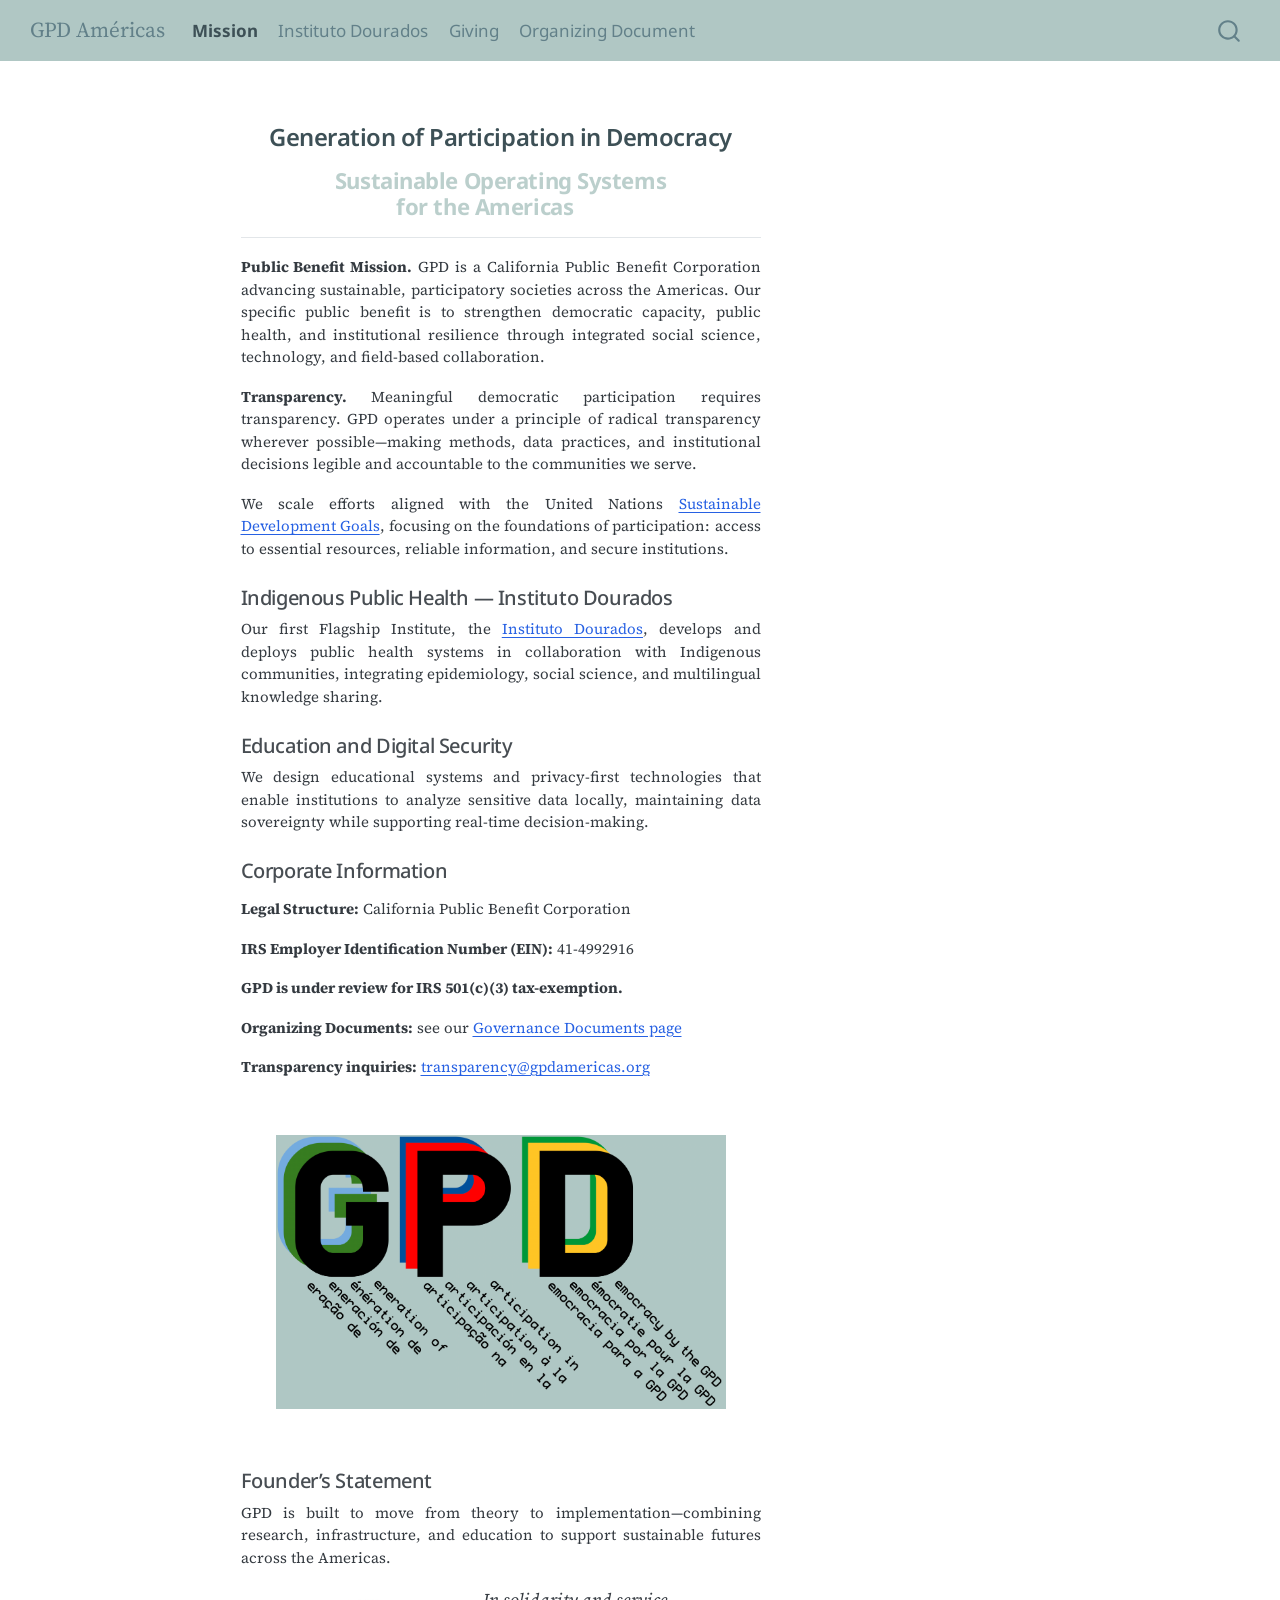
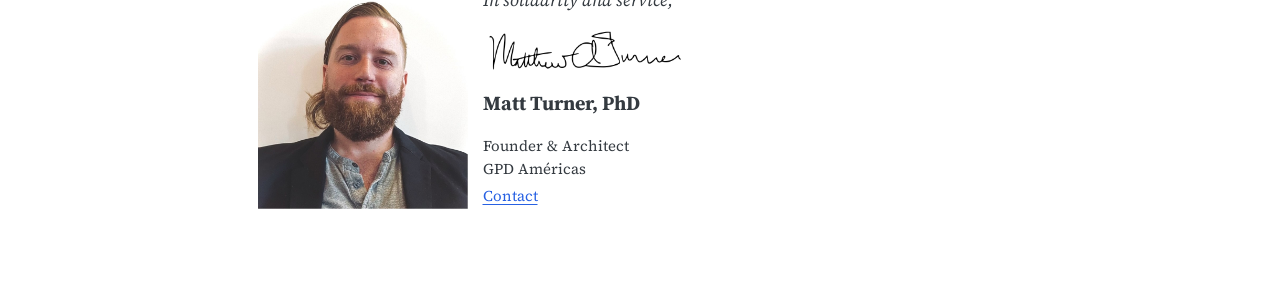
<file: index.html>
<!DOCTYPE html>
<html xmlns="http://www.w3.org/1999/xhtml" lang="en" xml:lang="en"><head>

<meta charset="utf-8">
<meta name="generator" content="quarto-99.9.9">

<meta name="viewport" content="width=device-width, initial-scale=1.0, user-scalable=yes">


<title>GPD Américas</title>
<style>
/* Default styles provided by pandoc.
** See https://pandoc.org/MANUAL.html#variables-for-html for config info.
*/
code{white-space: pre-wrap;}
span.smallcaps{font-variant: small-caps;}
div.columns{display: flex; gap: min(4vw, 1.5em);}
div.column{flex: auto; overflow-x: auto;}
div.hanging-indent{margin-left: 1.5em; text-indent: -1.5em;}
ul.task-list{list-style: none;}
ul.task-list li input[type="checkbox"] {
  width: 0.8em;
  margin: 0 0.8em 0.2em -1em; /* quarto-specific, see https://github.com/quarto-dev/quarto-cli/issues/4556 */ 
  vertical-align: middle;
}
</style>


<script src="site_libs/quarto-nav/quarto-nav.js"></script>
<script src="site_libs/quarto-nav/headroom.min.js"></script>
<script src="site_libs/clipboard/clipboard.min.js"></script>
<script src="site_libs/quarto-search/autocomplete.umd.js"></script>
<script src="site_libs/quarto-search/fuse.min.js"></script>
<script src="site_libs/quarto-search/quarto-search.js"></script>
<meta name="quarto:offset" content="./">
<link href="./favicon.png" rel="icon" type="image/png">
<script src="site_libs/quarto-html/quarto.js" type="module"></script>
<script src="site_libs/quarto-html/tabsets/tabsets.js" type="module"></script>
<script src="site_libs/quarto-html/popper.min.js"></script>
<script src="site_libs/quarto-html/tippy.umd.min.js"></script>
<script src="site_libs/quarto-html/anchor.min.js"></script>
<link href="site_libs/quarto-html/tippy.css" rel="stylesheet">
<link href="site_libs/quarto-html/quarto-syntax-highlighting-3aa970819e70fbc78806154e5a1fcd28.css" rel="stylesheet" id="quarto-text-highlighting-styles">
<script src="site_libs/bootstrap/bootstrap.min.js"></script>
<link href="site_libs/bootstrap/bootstrap-icons.css" rel="stylesheet">
<link href="site_libs/bootstrap/bootstrap-47810c154300ff919bfcc5fb5553b539.min.css" rel="stylesheet" append-hash="true" id="quarto-bootstrap" data-mode="light">
<script id="quarto-search-options" type="application/json">{
  "location": "navbar",
  "copy-button": false,
  "collapse-after": 3,
  "panel-placement": "end",
  "type": "overlay",
  "limit": 50,
  "keyboard-shortcut": [
    "f",
    "/",
    "s"
  ],
  "show-item-context": false,
  "language": {
    "search-no-results-text": "No results",
    "search-matching-documents-text": "matching documents",
    "search-copy-link-title": "Copy link to search",
    "search-hide-matches-text": "Hide additional matches",
    "search-more-match-text": "more match in this document",
    "search-more-matches-text": "more matches in this document",
    "search-clear-button-title": "Clear",
    "search-text-placeholder": "",
    "search-detached-cancel-button-title": "Cancel",
    "search-submit-button-title": "Submit",
    "search-label": "Search"
  }
}</script>
<link rel="preconnect" href="https://fonts.googleapis.com">
<link rel="preconnect" href="https://fonts.gstatic.com" crossorigin="">


<link rel="stylesheet" href="styles.css">
<meta property="og:title" content="GPD Américas">
<meta property="og:description" content="">
<meta property="og:image" content="https://gpdamericas.org/GPD-Anchor-Logo.png">
<meta property="og:site_name" content="GPD Américas">
<meta property="og:image:height" content="1622">
<meta property="og:image:width" content="2668">
</head>

<body class="nav-fixed fullcontent quarto-light">

<div id="quarto-search-results"></div>
  <header id="quarto-header" class="headroom fixed-top">
    <nav class="navbar navbar-expand-lg " data-bs-theme="dark">
      <div class="navbar-container container-fluid">
      <div class="navbar-brand-container mx-auto">
    <a class="navbar-brand" href="./index.html">
    <span class="navbar-title">GPD Américas</span>
    </a>
  </div>
            <div id="quarto-search" class="" title="Search"></div>
          <button class="navbar-toggler" type="button" data-bs-toggle="collapse" data-bs-target="#navbarCollapse" aria-controls="navbarCollapse" role="menu" aria-expanded="false" aria-label="Toggle navigation" onclick="if (window.quartoToggleHeadroom) { window.quartoToggleHeadroom(); }">
  <span class="navbar-toggler-icon"></span>
</button>
          <div class="collapse navbar-collapse" id="navbarCollapse">
            <ul class="navbar-nav navbar-nav-scroll me-auto">
  <li class="nav-item">
    <a class="nav-link active" href="./index.html" aria-current="page"> 
<span class="menu-text">Mission</span></a>
  </li>  
  <li class="nav-item">
    <a class="nav-link" href="./institutodourados.html"> 
<span class="menu-text">Instituto Dourados</span></a>
  </li>  
  <li class="nav-item">
    <a class="nav-link" href="./giving.html"> 
<span class="menu-text">Giving</span></a>
  </li>  
  <li class="nav-item">
    <a class="nav-link" href="./governance.html"> 
<span class="menu-text">Organizing Document</span></a>
  </li>  
</ul>
          </div> <!-- /navcollapse -->
            <div class="quarto-navbar-tools">
</div>
      </div> <!-- /container-fluid -->
    </nav>
</header>
<!-- content -->
<div id="quarto-content" class="quarto-container page-columns page-rows-contents page-layout-article page-navbar">
<!-- sidebar -->
<!-- margin-sidebar -->
    
<!-- main -->
<main class="content" id="quarto-document-content"><header id="title-block-header" class="quarto-title-block"></header>




<h1 id="brand-title">
Generation of Participation in Democracy
</h1>
<h2 id="brand-subtitle" class="anchored">
Sustainable Operating Systems <br> for the Americas
</h2>
<p>
<strong>Public Benefit Mission.</strong> GPD is a California Public Benefit Corporation advancing sustainable, participatory societies across the Americas. Our specific public benefit is to strengthen democratic capacity, public health, and institutional resilience through integrated social science, technology, and field-based collaboration.
</p>
<p>
<strong>Transparency.</strong> Meaningful democratic participation requires transparency. GPD operates under a principle of radical transparency wherever possible—making methods, data practices, and institutional decisions legible and accountable to the communities we serve.
</p>
<p>
We scale efforts aligned with the United Nations <a href="https://sdgs.un.org/goals">Sustainable Development Goals</a>, focusing on the foundations of participation: access to essential resources, reliable information, and secure institutions.
</p>
<h3 class="anchored">
Indigenous Public Health — Instituto Dourados
</h3>
<p>
Our first Flagship Institute, the <a href="https://institutodourados.org">Instituto Dourados</a>, develops and deploys public health systems in collaboration with Indigenous communities, integrating epidemiology, social science, and multilingual knowledge sharing.
</p>
<h3 class="anchored">
Education and Digital Security
</h3>
<p>
We design educational systems and privacy-first technologies that enable institutions to analyze sensitive data locally, maintaining data sovereignty while supporting real-time decision-making.
</p>
<h3 style="margin-bottom: 15px;" class="anchored">
Corporate Information
</h3>
<p>
<strong>Legal Structure:</strong> California Public Benefit Corporation
</p>
<p>
<strong>IRS Employer Identification Number (EIN):</strong> 41-4992916
</p>
<p>
<strong>GPD is under review for IRS 501(c)(3) tax-exemption.</strong>
</p>
<p>
<strong>Organizing Documents:</strong> see our <a href="./governance.html">Governance Documents page</a>
</p>
<p>
<strong>Transparency inquiries:</strong> <a href="mailto:transparency@gpdamericas.org">transparency@gpdamericas.org</a>
</p>
<p><br></p>
<div class="quarto-figure quarto-figure-center">
<figure class="figure">
<p><img src="GPD-Anchor-Logo.png" id="anchor" class="img-fluid quarto-figure quarto-figure-center anchored figure-img" width="450"></p>
</figure>
</div>
<h3 class="anchored">
Founder’s Statement
</h3>
<p>
GPD is built to move from theory to implementation—combining research, infrastructure, and education to support sustainable futures across the Americas.
</p>
<p><img src="cafecito-pic.png" class="float-left" height="210"></p>
<p style="font-size: 18px">
<em>In solidarity and service,</em>
</p>
<p><img src="signature.jpg" class="img-fluid" width="200"></p>
<p style="font-size: 20px">
<strong>Matt Turner, PhD</strong>
</p>
<p style="font-size: 15px; margin-bottom: 5px;">
Founder &amp; Architect<br>GPD Américas
</p>
<p>
<a href="mailto:matt@mat.phd">Contact</a>
</p>



</main> <!-- /main -->
<script id="quarto-html-after-body" type="application/javascript">
  window.document.addEventListener("DOMContentLoaded", function (event) {
    const icon = "";
    const anchorJS = new window.AnchorJS();
    anchorJS.options = {
      placement: 'right',
      icon: icon
    };
    anchorJS.add('.anchored');
    const isCodeAnnotation = (el) => {
      for (const clz of el.classList) {
        if (clz.startsWith('code-annotation-')) {                     
          return true;
        }
      }
      return false;
    }
    const onCopySuccess = function(e) {
      // button target
      const button = e.trigger;
      // don't keep focus
      button.blur();
      // flash "checked"
      button.classList.add('code-copy-button-checked');
      var currentTitle = button.getAttribute("title");
      button.setAttribute("title", "Copied!");
      let tooltip;
      if (window.bootstrap) {
        button.setAttribute("data-bs-toggle", "tooltip");
        button.setAttribute("data-bs-placement", "left");
        button.setAttribute("data-bs-title", "Copied!");
        tooltip = new bootstrap.Tooltip(button, 
          { trigger: "manual", 
            customClass: "code-copy-button-tooltip",
            offset: [0, -8]});
        tooltip.show();    
      }
      setTimeout(function() {
        if (tooltip) {
          tooltip.hide();
          button.removeAttribute("data-bs-title");
          button.removeAttribute("data-bs-toggle");
          button.removeAttribute("data-bs-placement");
        }
        button.setAttribute("title", currentTitle);
        button.classList.remove('code-copy-button-checked');
      }, 1000);
      // clear code selection
      e.clearSelection();
    }
    const getTextToCopy = function(trigger) {
      const outerScaffold = trigger.parentElement.cloneNode(true);
      const codeEl = outerScaffold.querySelector('code');
      for (const childEl of codeEl.children) {
        if (isCodeAnnotation(childEl)) {
          childEl.remove();
        }
      }
      return codeEl.innerText;
    }
    const clipboard = new window.ClipboardJS('.code-copy-button:not([data-in-quarto-modal])', {
      text: getTextToCopy
    });
    clipboard.on('success', onCopySuccess);
    if (window.document.getElementById('quarto-embedded-source-code-modal')) {
      const clipboardModal = new window.ClipboardJS('.code-copy-button[data-in-quarto-modal]', {
        text: getTextToCopy,
        container: window.document.getElementById('quarto-embedded-source-code-modal')
      });
      clipboardModal.on('success', onCopySuccess);
    }
      var localhostRegex = new RegExp(/^(?:http|https):\/\/localhost\:?[0-9]*\//);
      var mailtoRegex = new RegExp(/^mailto:/);
        var filterRegex = new RegExp("https:\/\/gpdamericas\.org");
      var isInternal = (href) => {
          return filterRegex.test(href) || localhostRegex.test(href) || mailtoRegex.test(href);
      }
      // Inspect non-navigation links and adorn them if external
     var links = window.document.querySelectorAll('a[href]:not(.nav-link):not(.navbar-brand):not(.toc-action):not(.sidebar-link):not(.sidebar-item-toggle):not(.pagination-link):not(.no-external):not([aria-hidden]):not(.dropdown-item):not(.quarto-navigation-tool):not(.about-link)');
      for (var i=0; i<links.length; i++) {
        const link = links[i];
        if (!isInternal(link.href)) {
          // undo the damage that might have been done by quarto-nav.js in the case of
          // links that we want to consider external
          if (link.dataset.originalHref !== undefined) {
            link.href = link.dataset.originalHref;
          }
        }
      }
    function tippyHover(el, contentFn, onTriggerFn, onUntriggerFn) {
      const config = {
        allowHTML: true,
        maxWidth: 500,
        delay: 100,
        arrow: false,
        appendTo: function(el) {
            return el.parentElement;
        },
        interactive: true,
        interactiveBorder: 10,
        theme: 'quarto',
        placement: 'bottom-start',
      };
      if (contentFn) {
        config.content = contentFn;
      }
      if (onTriggerFn) {
        config.onTrigger = onTriggerFn;
      }
      if (onUntriggerFn) {
        config.onUntrigger = onUntriggerFn;
      }
      window.tippy(el, config); 
    }
    const noterefs = window.document.querySelectorAll('a[role="doc-noteref"]');
    for (var i=0; i<noterefs.length; i++) {
      const ref = noterefs[i];
      tippyHover(ref, function() {
        // use id or data attribute instead here
        let href = ref.getAttribute('data-footnote-href') || ref.getAttribute('href');
        try { href = new URL(href).hash; } catch {}
        const id = href.replace(/^#\/?/, "");
        const note = window.document.getElementById(id);
        if (note) {
          return note.innerHTML;
        } else {
          return "";
        }
      });
    }
    const xrefs = window.document.querySelectorAll('a.quarto-xref');
    const processXRef = (id, note) => {
      // Strip column container classes
      const stripColumnClz = (el) => {
        el.classList.remove("page-full", "page-columns");
        if (el.children) {
          for (const child of el.children) {
            stripColumnClz(child);
          }
        }
      }
      stripColumnClz(note)
      if (id === null || id.startsWith('sec-')) {
        // Special case sections, only their first couple elements
        const container = document.createElement("div");
        if (note.children && note.children.length > 2) {
          container.appendChild(note.children[0].cloneNode(true));
          for (let i = 1; i < note.children.length; i++) {
            const child = note.children[i];
            if (child.tagName === "P" && child.innerText === "") {
              continue;
            } else {
              container.appendChild(child.cloneNode(true));
              break;
            }
          }
          if (window.Quarto?.typesetMath) {
            window.Quarto.typesetMath(container);
          }
          return container.innerHTML
        } else {
          if (window.Quarto?.typesetMath) {
            window.Quarto.typesetMath(note);
          }
          return note.innerHTML;
        }
      } else {
        // Remove any anchor links if they are present
        const anchorLink = note.querySelector('a.anchorjs-link');
        if (anchorLink) {
          anchorLink.remove();
        }
        if (window.Quarto?.typesetMath) {
          window.Quarto.typesetMath(note);
        }
        if (note.classList.contains("callout")) {
          return note.outerHTML;
        } else {
          return note.innerHTML;
        }
      }
    }
    for (var i=0; i<xrefs.length; i++) {
      const xref = xrefs[i];
      tippyHover(xref, undefined, function(instance) {
        instance.disable();
        let url = xref.getAttribute('href');
        let hash = undefined; 
        if (url.startsWith('#')) {
          hash = url;
        } else {
          try { hash = new URL(url).hash; } catch {}
        }
        if (hash) {
          const id = hash.replace(/^#\/?/, "");
          const note = window.document.getElementById(id);
          if (note !== null) {
            try {
              const html = processXRef(id, note.cloneNode(true));
              instance.setContent(html);
            } finally {
              instance.enable();
              instance.show();
            }
          } else {
            // See if we can fetch this
            fetch(url.split('#')[0])
            .then(res => res.text())
            .then(html => {
              const parser = new DOMParser();
              const htmlDoc = parser.parseFromString(html, "text/html");
              const note = htmlDoc.getElementById(id);
              if (note !== null) {
                const html = processXRef(id, note);
                instance.setContent(html);
              } 
            }).finally(() => {
              instance.enable();
              instance.show();
            });
          }
        } else {
          // See if we can fetch a full url (with no hash to target)
          // This is a special case and we should probably do some content thinning / targeting
          fetch(url)
          .then(res => res.text())
          .then(html => {
            const parser = new DOMParser();
            const htmlDoc = parser.parseFromString(html, "text/html");
            const note = htmlDoc.querySelector('main.content');
            if (note !== null) {
              // This should only happen for chapter cross references
              // (since there is no id in the URL)
              // remove the first header
              if (note.children.length > 0 && note.children[0].tagName === "HEADER") {
                note.children[0].remove();
              }
              const html = processXRef(null, note);
              instance.setContent(html);
            } 
          }).finally(() => {
            instance.enable();
            instance.show();
          });
        }
      }, function(instance) {
      });
    }
        let selectedAnnoteEl;
        const selectorForAnnotation = ( cell, annotation) => {
          let cellAttr = 'data-code-cell="' + cell + '"';
          let lineAttr = 'data-code-annotation="' +  annotation + '"';
          const selector = 'span[' + cellAttr + '][' + lineAttr + ']';
          return selector;
        }
        const selectCodeLines = (annoteEl) => {
          const doc = window.document;
          const targetCell = annoteEl.getAttribute("data-target-cell");
          const targetAnnotation = annoteEl.getAttribute("data-target-annotation");
          const annoteSpan = window.document.querySelector(selectorForAnnotation(targetCell, targetAnnotation));
          const lines = annoteSpan.getAttribute("data-code-lines").split(",");
          const lineIds = lines.map((line) => {
            return targetCell + "-" + line;
          })
          let top = null;
          let height = null;
          let parent = null;
          if (lineIds.length > 0) {
              //compute the position of the single el (top and bottom and make a div)
              const el = window.document.getElementById(lineIds[0]);
              top = el.offsetTop;
              height = el.offsetHeight;
              parent = el.parentElement.parentElement;
            if (lineIds.length > 1) {
              const lastEl = window.document.getElementById(lineIds[lineIds.length - 1]);
              const bottom = lastEl.offsetTop + lastEl.offsetHeight;
              height = bottom - top;
            }
            if (top !== null && height !== null && parent !== null) {
              // cook up a div (if necessary) and position it 
              let div = window.document.getElementById("code-annotation-line-highlight");
              if (div === null) {
                div = window.document.createElement("div");
                div.setAttribute("id", "code-annotation-line-highlight");
                div.style.position = 'absolute';
                parent.appendChild(div);
              }
              div.style.top = top - 2 + "px";
              div.style.height = height + 4 + "px";
              div.style.left = 0;
              let gutterDiv = window.document.getElementById("code-annotation-line-highlight-gutter");
              if (gutterDiv === null) {
                gutterDiv = window.document.createElement("div");
                gutterDiv.setAttribute("id", "code-annotation-line-highlight-gutter");
                gutterDiv.style.position = 'absolute';
                const codeCell = window.document.getElementById(targetCell);
                const gutter = codeCell.querySelector('.code-annotation-gutter');
                gutter.appendChild(gutterDiv);
              }
              gutterDiv.style.top = top - 2 + "px";
              gutterDiv.style.height = height + 4 + "px";
            }
            selectedAnnoteEl = annoteEl;
          }
        };
        const unselectCodeLines = () => {
          const elementsIds = ["code-annotation-line-highlight", "code-annotation-line-highlight-gutter"];
          elementsIds.forEach((elId) => {
            const div = window.document.getElementById(elId);
            if (div) {
              div.remove();
            }
          });
          selectedAnnoteEl = undefined;
        };
          // Handle positioning of the toggle
      window.addEventListener(
        "resize",
        throttle(() => {
          elRect = undefined;
          if (selectedAnnoteEl) {
            selectCodeLines(selectedAnnoteEl);
          }
        }, 10)
      );
      function throttle(fn, ms) {
      let throttle = false;
      let timer;
        return (...args) => {
          if(!throttle) { // first call gets through
              fn.apply(this, args);
              throttle = true;
          } else { // all the others get throttled
              if(timer) clearTimeout(timer); // cancel #2
              timer = setTimeout(() => {
                fn.apply(this, args);
                timer = throttle = false;
              }, ms);
          }
        };
      }
        // Attach click handler to the DT
        const annoteDls = window.document.querySelectorAll('dt[data-target-cell]');
        for (const annoteDlNode of annoteDls) {
          annoteDlNode.addEventListener('click', (event) => {
            const clickedEl = event.target;
            if (clickedEl !== selectedAnnoteEl) {
              unselectCodeLines();
              const activeEl = window.document.querySelector('dt[data-target-cell].code-annotation-active');
              if (activeEl) {
                activeEl.classList.remove('code-annotation-active');
              }
              selectCodeLines(clickedEl);
              clickedEl.classList.add('code-annotation-active');
            } else {
              // Unselect the line
              unselectCodeLines();
              clickedEl.classList.remove('code-annotation-active');
            }
          });
        }
    const findCites = (el) => {
      const parentEl = el.parentElement;
      if (parentEl) {
        const cites = parentEl.dataset.cites;
        if (cites) {
          return {
            el,
            cites: cites.split(' ')
          };
        } else {
          return findCites(el.parentElement)
        }
      } else {
        return undefined;
      }
    };
    var bibliorefs = window.document.querySelectorAll('a[role="doc-biblioref"]');
    for (var i=0; i<bibliorefs.length; i++) {
      const ref = bibliorefs[i];
      const citeInfo = findCites(ref);
      if (citeInfo) {
        tippyHover(citeInfo.el, function() {
          var popup = window.document.createElement('div');
          citeInfo.cites.forEach(function(cite) {
            var citeDiv = window.document.createElement('div');
            citeDiv.classList.add('hanging-indent');
            citeDiv.classList.add('csl-entry');
            var biblioDiv = window.document.getElementById('ref-' + cite);
            if (biblioDiv) {
              citeDiv.innerHTML = biblioDiv.innerHTML;
            }
            popup.appendChild(citeDiv);
          });
          return popup.innerHTML;
        });
      }
    }
  });
  </script>
</div> <!-- /content -->




</body></html>
</file>
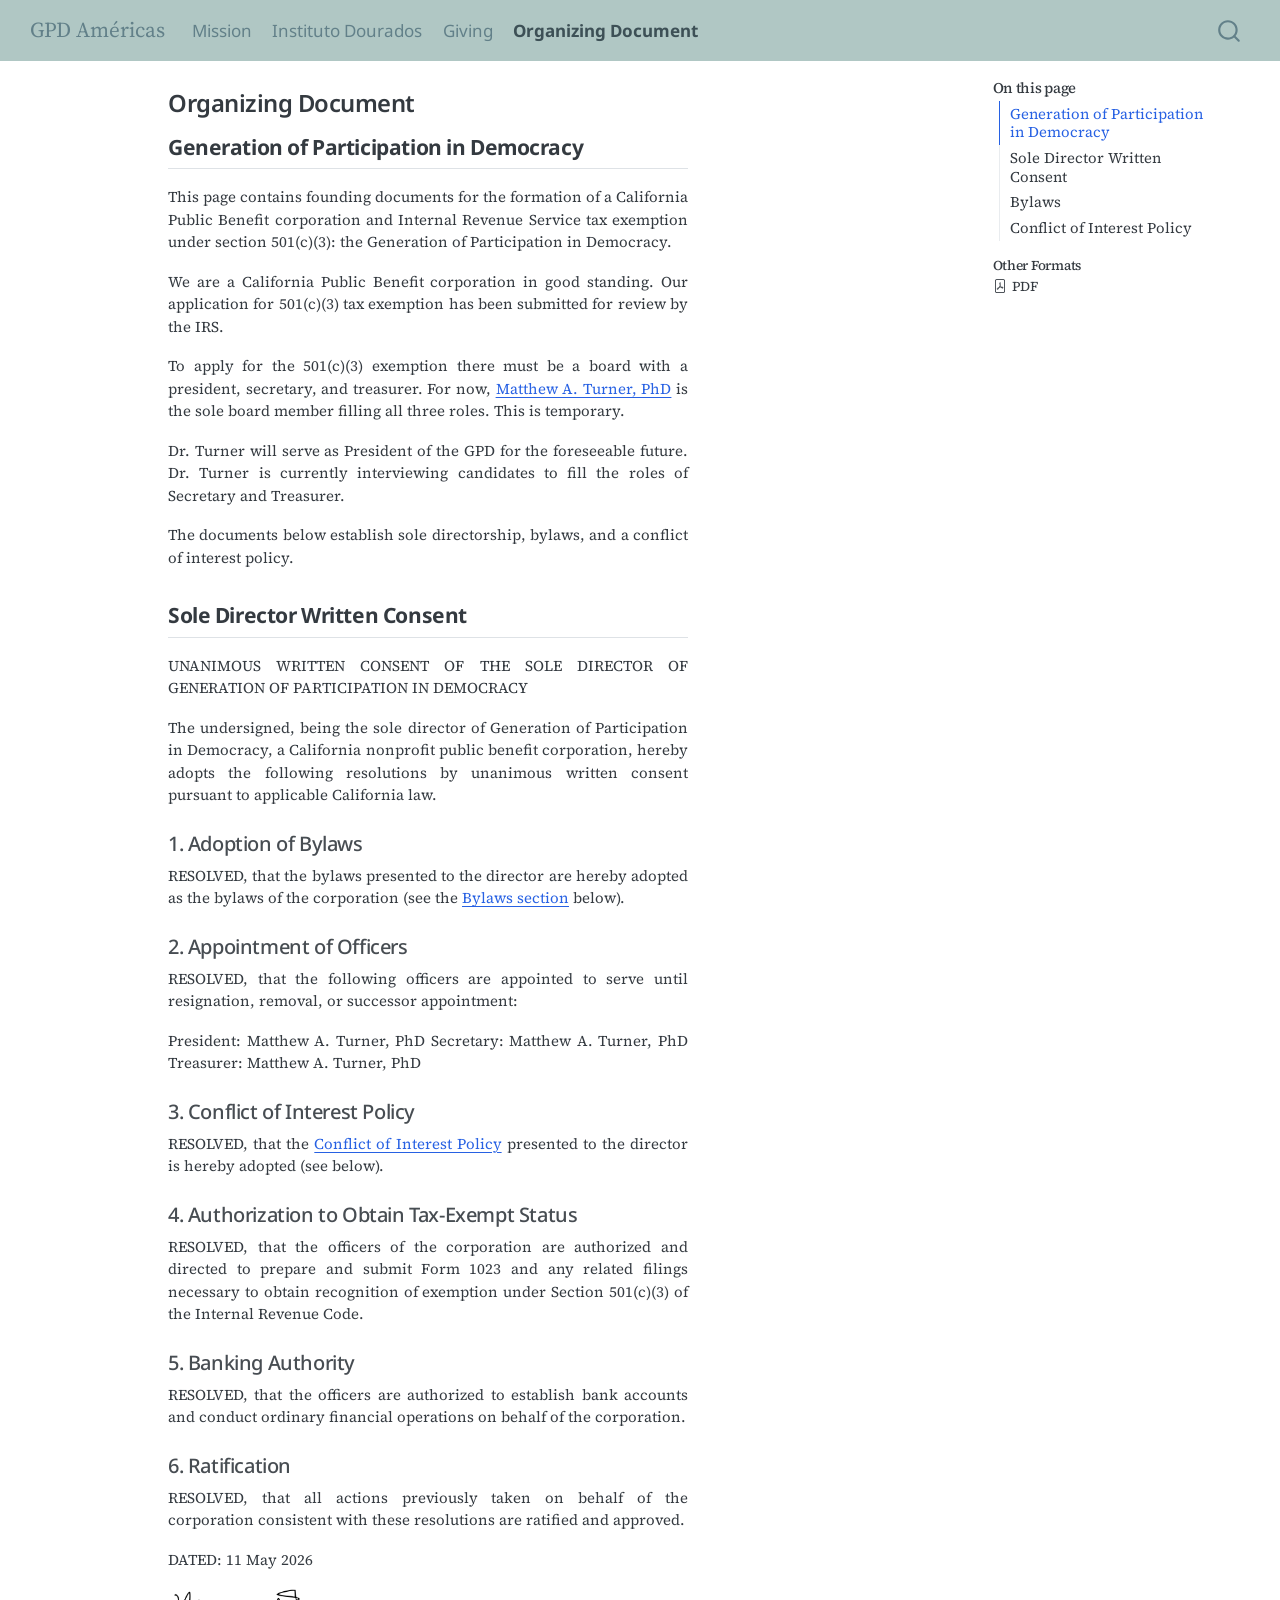
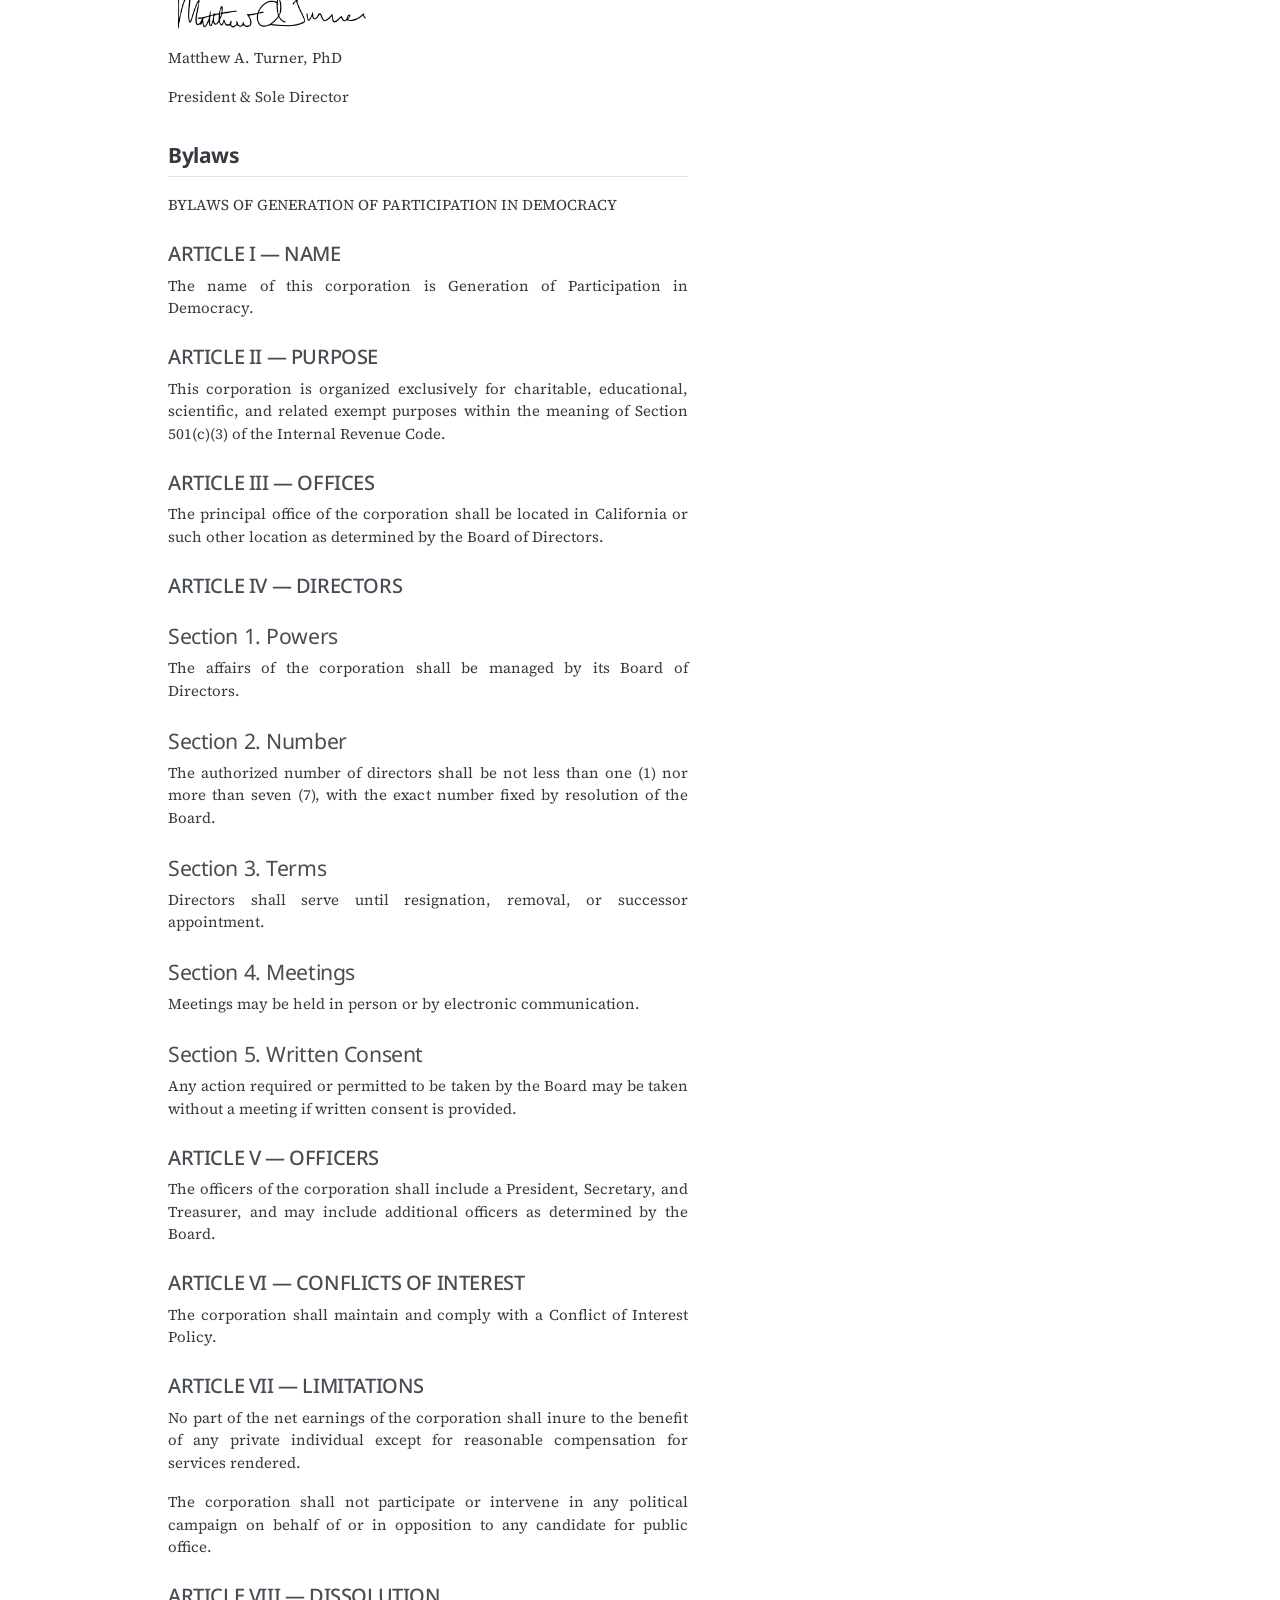
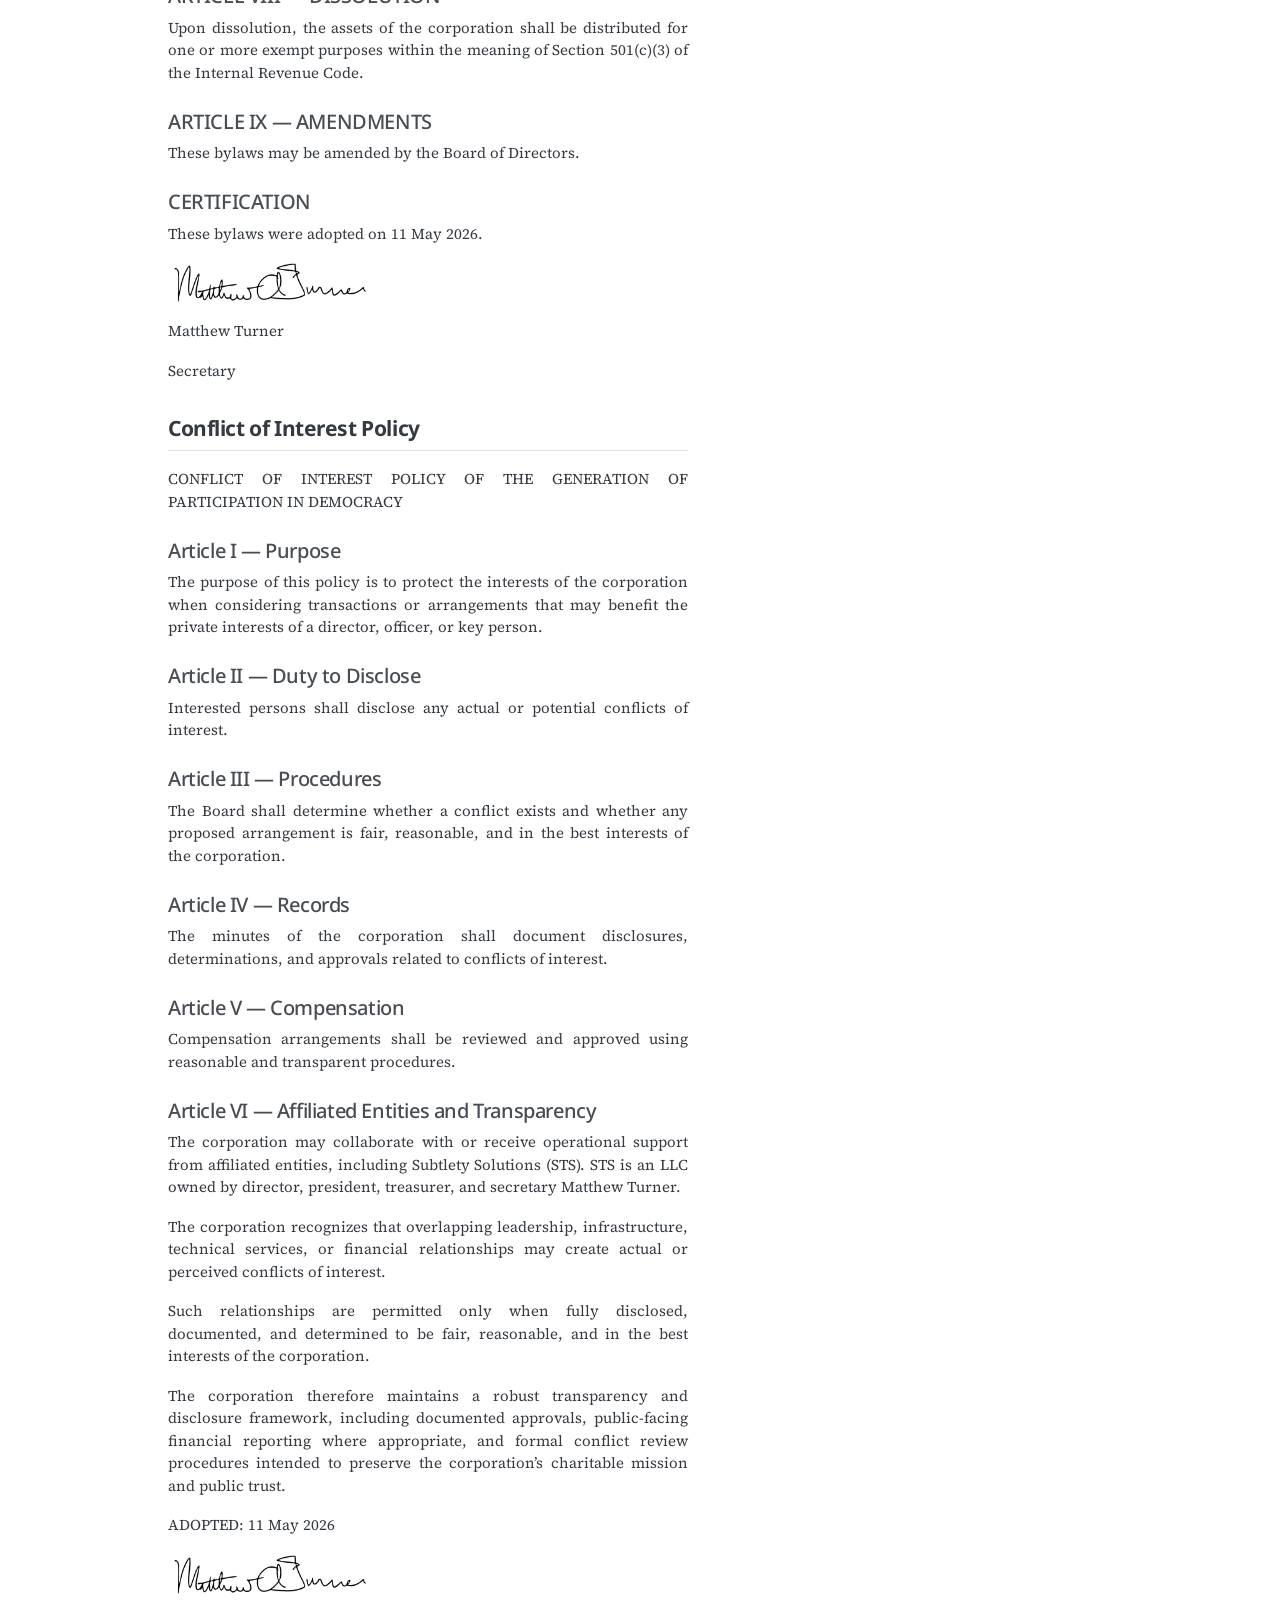
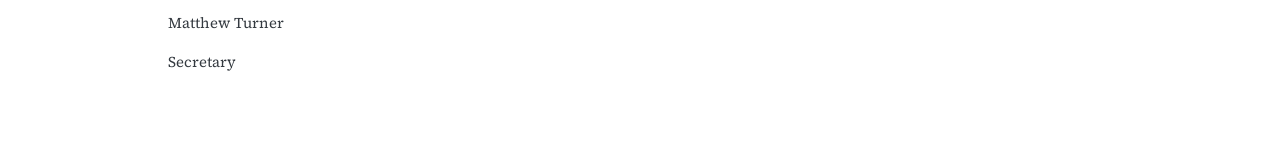
<file: governance.html>
<!DOCTYPE html>
<html xmlns="http://www.w3.org/1999/xhtml" lang="en" xml:lang="en"><head>

<meta charset="utf-8">
<meta name="generator" content="quarto-99.9.9">

<meta name="viewport" content="width=device-width, initial-scale=1.0, user-scalable=yes">


<title>Organizing Document – GPD Américas</title>
<style>
/* Default styles provided by pandoc.
** See https://pandoc.org/MANUAL.html#variables-for-html for config info.
*/
code{white-space: pre-wrap;}
span.smallcaps{font-variant: small-caps;}
div.columns{display: flex; gap: min(4vw, 1.5em);}
div.column{flex: auto; overflow-x: auto;}
div.hanging-indent{margin-left: 1.5em; text-indent: -1.5em;}
ul.task-list{list-style: none;}
ul.task-list li input[type="checkbox"] {
  width: 0.8em;
  margin: 0 0.8em 0.2em -1em; /* quarto-specific, see https://github.com/quarto-dev/quarto-cli/issues/4556 */ 
  vertical-align: middle;
}
</style>


<script src="site_libs/quarto-nav/quarto-nav.js"></script>
<script src="site_libs/quarto-nav/headroom.min.js"></script>
<script src="site_libs/clipboard/clipboard.min.js"></script>
<script src="site_libs/quarto-search/autocomplete.umd.js"></script>
<script src="site_libs/quarto-search/fuse.min.js"></script>
<script src="site_libs/quarto-search/quarto-search.js"></script>
<meta name="quarto:offset" content="./">
<link href="./favicon.png" rel="icon" type="image/png">
<script src="site_libs/quarto-html/quarto.js" type="module"></script>
<script src="site_libs/quarto-html/tabsets/tabsets.js" type="module"></script>
<script src="site_libs/quarto-html/popper.min.js"></script>
<script src="site_libs/quarto-html/tippy.umd.min.js"></script>
<script src="site_libs/quarto-html/anchor.min.js"></script>
<link href="site_libs/quarto-html/tippy.css" rel="stylesheet">
<link href="site_libs/quarto-html/quarto-syntax-highlighting-3aa970819e70fbc78806154e5a1fcd28.css" rel="stylesheet" id="quarto-text-highlighting-styles">
<script src="site_libs/bootstrap/bootstrap.min.js"></script>
<link href="site_libs/bootstrap/bootstrap-icons.css" rel="stylesheet">
<link href="site_libs/bootstrap/bootstrap-47810c154300ff919bfcc5fb5553b539.min.css" rel="stylesheet" append-hash="true" id="quarto-bootstrap" data-mode="light">
<script id="quarto-search-options" type="application/json">{
  "location": "navbar",
  "copy-button": false,
  "collapse-after": 3,
  "panel-placement": "end",
  "type": "overlay",
  "limit": 50,
  "keyboard-shortcut": [
    "f",
    "/",
    "s"
  ],
  "show-item-context": false,
  "language": {
    "search-no-results-text": "No results",
    "search-matching-documents-text": "matching documents",
    "search-copy-link-title": "Copy link to search",
    "search-hide-matches-text": "Hide additional matches",
    "search-more-match-text": "more match in this document",
    "search-more-matches-text": "more matches in this document",
    "search-clear-button-title": "Clear",
    "search-text-placeholder": "",
    "search-detached-cancel-button-title": "Cancel",
    "search-submit-button-title": "Submit",
    "search-label": "Search"
  }
}</script>
<link rel="preconnect" href="https://fonts.googleapis.com">
<link rel="preconnect" href="https://fonts.gstatic.com" crossorigin="">


<link rel="stylesheet" href="styles.css">
<meta property="og:title" content="Organizing Document – GPD Américas">
<meta property="og:description" content="">
<meta property="og:image" content="https://gpdamericas.org/signature.jpg">
<meta property="og:site_name" content="GPD Américas">
</head>

<body class="nav-fixed quarto-light">

<div id="quarto-search-results"></div>
  <header id="quarto-header" class="headroom fixed-top">
    <nav class="navbar navbar-expand-lg " data-bs-theme="dark">
      <div class="navbar-container container-fluid">
      <div class="navbar-brand-container mx-auto">
    <a class="navbar-brand" href="./index.html">
    <span class="navbar-title">GPD Américas</span>
    </a>
  </div>
            <div id="quarto-search" class="" title="Search"></div>
          <button class="navbar-toggler" type="button" data-bs-toggle="collapse" data-bs-target="#navbarCollapse" aria-controls="navbarCollapse" role="menu" aria-expanded="false" aria-label="Toggle navigation" onclick="if (window.quartoToggleHeadroom) { window.quartoToggleHeadroom(); }">
  <span class="navbar-toggler-icon"></span>
</button>
          <div class="collapse navbar-collapse" id="navbarCollapse">
            <ul class="navbar-nav navbar-nav-scroll me-auto">
  <li class="nav-item">
    <a class="nav-link" href="./index.html"> 
<span class="menu-text">Mission</span></a>
  </li>  
  <li class="nav-item">
    <a class="nav-link" href="./institutodourados.html"> 
<span class="menu-text">Instituto Dourados</span></a>
  </li>  
  <li class="nav-item">
    <a class="nav-link" href="./giving.html"> 
<span class="menu-text">Giving</span></a>
  </li>  
  <li class="nav-item">
    <a class="nav-link active" href="./governance.html" aria-current="page"> 
<span class="menu-text">Organizing Document</span></a>
  </li>  
</ul>
          </div> <!-- /navcollapse -->
            <div class="quarto-navbar-tools">
</div>
      </div> <!-- /container-fluid -->
    </nav>
</header>
<!-- content -->
<div id="quarto-content" class="quarto-container page-columns page-rows-contents page-layout-article page-navbar">
<!-- sidebar -->
<!-- margin-sidebar -->
    <div id="quarto-margin-sidebar" class="sidebar margin-sidebar">
        <nav id="TOC" role="doc-toc" class="toc-active">
    <h2 id="toc-title">On this page</h2>
   
  <ul>
  <li><a href="#generation-of-participation-in-democracy" id="toc-generation-of-participation-in-democracy" class="nav-link active" data-scroll-target="#generation-of-participation-in-democracy">Generation of Participation in Democracy</a></li>
  <li><a href="#sole-director-written-consent" id="toc-sole-director-written-consent" class="nav-link" data-scroll-target="#sole-director-written-consent">Sole Director Written Consent</a>
  <ul class="collapse">
  <li><a href="#adoption-of-bylaws" id="toc-adoption-of-bylaws" class="nav-link" data-scroll-target="#adoption-of-bylaws">1. Adoption of Bylaws</a></li>
  <li><a href="#appointment-of-officers" id="toc-appointment-of-officers" class="nav-link" data-scroll-target="#appointment-of-officers">2. Appointment of Officers</a></li>
  <li><a href="#conflict-of-interest-policy" id="toc-conflict-of-interest-policy" class="nav-link" data-scroll-target="#conflict-of-interest-policy">3. Conflict of Interest Policy</a></li>
  <li><a href="#authorization-to-obtain-tax-exempt-status" id="toc-authorization-to-obtain-tax-exempt-status" class="nav-link" data-scroll-target="#authorization-to-obtain-tax-exempt-status">4. Authorization to Obtain Tax-Exempt Status</a></li>
  <li><a href="#banking-authority" id="toc-banking-authority" class="nav-link" data-scroll-target="#banking-authority">5. Banking Authority</a></li>
  <li><a href="#ratification" id="toc-ratification" class="nav-link" data-scroll-target="#ratification">6. Ratification</a></li>
  </ul></li>
  <li><a href="#bylaws" id="toc-bylaws" class="nav-link" data-scroll-target="#bylaws">Bylaws</a>
  <ul class="collapse">
  <li><a href="#article-i-name" id="toc-article-i-name" class="nav-link" data-scroll-target="#article-i-name">ARTICLE I — NAME</a></li>
  <li><a href="#article-ii-purpose" id="toc-article-ii-purpose" class="nav-link" data-scroll-target="#article-ii-purpose">ARTICLE II — PURPOSE</a></li>
  <li><a href="#article-iii-offices" id="toc-article-iii-offices" class="nav-link" data-scroll-target="#article-iii-offices">ARTICLE III — OFFICES</a></li>
  <li><a href="#article-iv-directors" id="toc-article-iv-directors" class="nav-link" data-scroll-target="#article-iv-directors">ARTICLE IV — DIRECTORS</a></li>
  <li><a href="#article-v-officers" id="toc-article-v-officers" class="nav-link" data-scroll-target="#article-v-officers">ARTICLE V — OFFICERS</a></li>
  <li><a href="#article-vi-conflicts-of-interest" id="toc-article-vi-conflicts-of-interest" class="nav-link" data-scroll-target="#article-vi-conflicts-of-interest">ARTICLE VI — CONFLICTS OF INTEREST</a></li>
  <li><a href="#article-vii-limitations" id="toc-article-vii-limitations" class="nav-link" data-scroll-target="#article-vii-limitations">ARTICLE VII — LIMITATIONS</a></li>
  <li><a href="#article-viii-dissolution" id="toc-article-viii-dissolution" class="nav-link" data-scroll-target="#article-viii-dissolution">ARTICLE VIII — DISSOLUTION</a></li>
  <li><a href="#article-ix-amendments" id="toc-article-ix-amendments" class="nav-link" data-scroll-target="#article-ix-amendments">ARTICLE IX — AMENDMENTS</a></li>
  <li><a href="#certification" id="toc-certification" class="nav-link" data-scroll-target="#certification">CERTIFICATION</a></li>
  </ul></li>
  <li><a href="#conflict-of-interest-policy-1" id="toc-conflict-of-interest-policy-1" class="nav-link" data-scroll-target="#conflict-of-interest-policy-1">Conflict of Interest Policy</a>
  <ul class="collapse">
  <li><a href="#article-i-purpose" id="toc-article-i-purpose" class="nav-link" data-scroll-target="#article-i-purpose">Article I — Purpose</a></li>
  <li><a href="#article-ii-duty-to-disclose" id="toc-article-ii-duty-to-disclose" class="nav-link" data-scroll-target="#article-ii-duty-to-disclose">Article II — Duty to Disclose</a></li>
  <li><a href="#article-iii-procedures" id="toc-article-iii-procedures" class="nav-link" data-scroll-target="#article-iii-procedures">Article III — Procedures</a></li>
  <li><a href="#article-iv-records" id="toc-article-iv-records" class="nav-link" data-scroll-target="#article-iv-records">Article IV — Records</a></li>
  <li><a href="#article-v-compensation" id="toc-article-v-compensation" class="nav-link" data-scroll-target="#article-v-compensation">Article V — Compensation</a></li>
  <li><a href="#article-vi-affiliated-entities-and-transparency" id="toc-article-vi-affiliated-entities-and-transparency" class="nav-link" data-scroll-target="#article-vi-affiliated-entities-and-transparency">Article VI — Affiliated Entities and Transparency</a></li>
  </ul></li>
  </ul>
<div class="quarto-alternate-formats"><h2>Other Formats</h2><ul><li><a href="governance.pdf"><i class="bi bi-file-pdf"></i>PDF</a></li></ul></div></nav>
    </div>
<!-- main -->
<main class="content" id="quarto-document-content">

<header id="title-block-header" class="quarto-title-block default">
<div class="quarto-title">
<h1 class="title">Organizing Document</h1>
</div>



<div class="quarto-title-meta">

    
  
    
  </div>
  


</header>


<section id="generation-of-participation-in-democracy" class="level2">
<h2 class="anchored" data-anchor-id="generation-of-participation-in-democracy">Generation of Participation in Democracy</h2>
<p>This page contains founding documents for the formation of a California Public Benefit corporation and Internal Revenue Service tax exemption under section 501(c)(3): the Generation of Participation in Democracy.</p>
<p>We are a California Public Benefit corporation in good standing. Our application for 501(c)(3) tax exemption has been submitted for review by the IRS.</p>
<p>To apply for the 501(c)(3) exemption there must be a board with a president, secretary, and treasurer. For now, <a href="https://mat.phd">Matthew A. Turner, PhD</a> is the sole board member filling all three roles. This is temporary.</p>
<p>Dr.&nbsp;Turner will serve as President of the GPD for the foreseeable future. Dr. Turner is currently interviewing candidates to fill the roles of Secretary and Treasurer.</p>
<p>The documents below establish sole directorship, bylaws, and a conflict of interest policy.</p>
</section>
<section id="sole-director-written-consent" class="level2">
<h2 class="anchored" data-anchor-id="sole-director-written-consent">Sole Director Written Consent</h2>
<p>UNANIMOUS WRITTEN CONSENT OF THE SOLE DIRECTOR OF GENERATION OF PARTICIPATION IN DEMOCRACY</p>
<p>The undersigned, being the sole director of Generation of Participation in Democracy, a California nonprofit public benefit corporation, hereby adopts the following resolutions by unanimous written consent pursuant to applicable California law.</p>
<section id="adoption-of-bylaws" class="level3">
<h3 class="anchored" data-anchor-id="adoption-of-bylaws">1. Adoption of Bylaws</h3>
<p>RESOLVED, that the bylaws presented to the director are hereby adopted as the bylaws of the corporation (see the <a href="#bylaws">Bylaws section</a> below).</p>
</section>
<section id="appointment-of-officers" class="level3">
<h3 class="anchored" data-anchor-id="appointment-of-officers">2. Appointment of Officers</h3>
<p>RESOLVED, that the following officers are appointed to serve until resignation, removal, or successor appointment:</p>
<p>President: Matthew A. Turner, PhD Secretary: Matthew A. Turner, PhD Treasurer: Matthew A. Turner, PhD</p>
</section>
<section id="conflict-of-interest-policy" class="level3">
<h3 class="anchored" data-anchor-id="conflict-of-interest-policy">3. Conflict of Interest Policy</h3>
<p>RESOLVED, that the <a href="#conflict-of-interest-policy-1">Conflict of Interest Policy</a> presented to the director is hereby adopted (see below).</p>
</section>
<section id="authorization-to-obtain-tax-exempt-status" class="level3">
<h3 class="anchored" data-anchor-id="authorization-to-obtain-tax-exempt-status">4. Authorization to Obtain Tax-Exempt Status</h3>
<p>RESOLVED, that the officers of the corporation are authorized and directed to prepare and submit Form 1023 and any related filings necessary to obtain recognition of exemption under Section 501(c)(3) of the Internal Revenue Code.</p>
</section>
<section id="banking-authority" class="level3">
<h3 class="anchored" data-anchor-id="banking-authority">5. Banking Authority</h3>
<p>RESOLVED, that the officers are authorized to establish bank accounts and conduct ordinary financial operations on behalf of the corporation.</p>
</section>
<section id="ratification" class="level3">
<h3 class="anchored" data-anchor-id="ratification">6. Ratification</h3>
<p>RESOLVED, that all actions previously taken on behalf of the corporation consistent with these resolutions are ratified and approved.</p>
<p>DATED: 11 May 2026</p>
<p><img src="signature.jpg" class="img-fluid" width="200"></p>
<p>Matthew A. Turner, PhD</p>
<p>President &amp; Sole Director</p>
</section>
</section>
<section id="bylaws" class="level2">
<h2 class="anchored" data-anchor-id="bylaws">Bylaws</h2>
<p>BYLAWS OF GENERATION OF PARTICIPATION IN DEMOCRACY</p>
<section id="article-i-name" class="level3">
<h3 class="anchored" data-anchor-id="article-i-name">ARTICLE I — NAME</h3>
<p>The name of this corporation is Generation of Participation in Democracy.</p>
</section>
<section id="article-ii-purpose" class="level3">
<h3 class="anchored" data-anchor-id="article-ii-purpose">ARTICLE II — PURPOSE</h3>
<p>This corporation is organized exclusively for charitable, educational, scientific, and related exempt purposes within the meaning of Section 501(c)(3) of the Internal Revenue Code.</p>
</section>
<section id="article-iii-offices" class="level3">
<h3 class="anchored" data-anchor-id="article-iii-offices">ARTICLE III — OFFICES</h3>
<p>The principal office of the corporation shall be located in California or such other location as determined by the Board of Directors.</p>
</section>
<section id="article-iv-directors" class="level3">
<h3 class="anchored" data-anchor-id="article-iv-directors">ARTICLE IV — DIRECTORS</h3>
<section id="section-1.-powers" class="level4">
<h4 class="anchored" data-anchor-id="section-1.-powers">Section 1. Powers</h4>
<p>The affairs of the corporation shall be managed by its Board of Directors.</p>
</section>
<section id="section-2.-number" class="level4">
<h4 class="anchored" data-anchor-id="section-2.-number">Section 2. Number</h4>
<p>The authorized number of directors shall be not less than one (1) nor more than seven (7), with the exact number fixed by resolution of the Board.</p>
</section>
<section id="section-3.-terms" class="level4">
<h4 class="anchored" data-anchor-id="section-3.-terms">Section 3. Terms</h4>
<p>Directors shall serve until resignation, removal, or successor appointment.</p>
</section>
<section id="section-4.-meetings" class="level4">
<h4 class="anchored" data-anchor-id="section-4.-meetings">Section 4. Meetings</h4>
<p>Meetings may be held in person or by electronic communication.</p>
</section>
<section id="section-5.-written-consent" class="level4">
<h4 class="anchored" data-anchor-id="section-5.-written-consent">Section 5. Written Consent</h4>
<p>Any action required or permitted to be taken by the Board may be taken without a meeting if written consent is provided.</p>
</section>
</section>
<section id="article-v-officers" class="level3">
<h3 class="anchored" data-anchor-id="article-v-officers">ARTICLE V — OFFICERS</h3>
<p>The officers of the corporation shall include a President, Secretary, and Treasurer, and may include additional officers as determined by the Board.</p>
</section>
<section id="article-vi-conflicts-of-interest" class="level3">
<h3 class="anchored" data-anchor-id="article-vi-conflicts-of-interest">ARTICLE VI — CONFLICTS OF INTEREST</h3>
<p>The corporation shall maintain and comply with a Conflict of Interest Policy.</p>
</section>
<section id="article-vii-limitations" class="level3">
<h3 class="anchored" data-anchor-id="article-vii-limitations">ARTICLE VII — LIMITATIONS</h3>
<p>No part of the net earnings of the corporation shall inure to the benefit of any private individual except for reasonable compensation for services rendered.</p>
<p>The corporation shall not participate or intervene in any political campaign on behalf of or in opposition to any candidate for public office.</p>
</section>
<section id="article-viii-dissolution" class="level3">
<h3 class="anchored" data-anchor-id="article-viii-dissolution">ARTICLE VIII — DISSOLUTION</h3>
<p>Upon dissolution, the assets of the corporation shall be distributed for one or more exempt purposes within the meaning of Section 501(c)(3) of the Internal Revenue Code.</p>
</section>
<section id="article-ix-amendments" class="level3">
<h3 class="anchored" data-anchor-id="article-ix-amendments">ARTICLE IX — AMENDMENTS</h3>
<p>These bylaws may be amended by the Board of Directors.</p>
</section>
<section id="certification" class="level3">
<h3 class="anchored" data-anchor-id="certification">CERTIFICATION</h3>
<p>These bylaws were adopted on 11 May 2026.</p>
<p><img src="signature.jpg" class="img-fluid" width="200"></p>
<p>Matthew Turner</p>
<p>Secretary</p>
</section>
</section>
<section id="conflict-of-interest-policy-1" class="level2">
<h2 class="anchored" data-anchor-id="conflict-of-interest-policy-1">Conflict of Interest Policy</h2>
<p>CONFLICT OF INTEREST POLICY OF THE GENERATION OF PARTICIPATION IN DEMOCRACY</p>
<section id="article-i-purpose" class="level3">
<h3 class="anchored" data-anchor-id="article-i-purpose">Article I — Purpose</h3>
<p>The purpose of this policy is to protect the interests of the corporation when considering transactions or arrangements that may benefit the private interests of a director, officer, or key person.</p>
</section>
<section id="article-ii-duty-to-disclose" class="level3">
<h3 class="anchored" data-anchor-id="article-ii-duty-to-disclose">Article II — Duty to Disclose</h3>
<p>Interested persons shall disclose any actual or potential conflicts of interest.</p>
</section>
<section id="article-iii-procedures" class="level3">
<h3 class="anchored" data-anchor-id="article-iii-procedures">Article III — Procedures</h3>
<p>The Board shall determine whether a conflict exists and whether any proposed arrangement is fair, reasonable, and in the best interests of the corporation.</p>
</section>
<section id="article-iv-records" class="level3">
<h3 class="anchored" data-anchor-id="article-iv-records">Article IV — Records</h3>
<p>The minutes of the corporation shall document disclosures, determinations, and approvals related to conflicts of interest.</p>
</section>
<section id="article-v-compensation" class="level3">
<h3 class="anchored" data-anchor-id="article-v-compensation">Article V — Compensation</h3>
<p>Compensation arrangements shall be reviewed and approved using reasonable and transparent procedures.</p>
</section>
<section id="article-vi-affiliated-entities-and-transparency" class="level3">
<h3 class="anchored" data-anchor-id="article-vi-affiliated-entities-and-transparency">Article VI — Affiliated Entities and Transparency</h3>
<p>The corporation may collaborate with or receive operational support from affiliated entities, including Subtlety Solutions (STS). STS is an LLC owned by director, president, treasurer, and secretary Matthew Turner.</p>
<p>The corporation recognizes that overlapping leadership, infrastructure, technical services, or financial relationships may create actual or perceived conflicts of interest.</p>
<p>Such relationships are permitted only when fully disclosed, documented, and determined to be fair, reasonable, and in the best interests of the corporation.</p>
<p>The corporation therefore maintains a robust transparency and disclosure framework, including documented approvals, public-facing financial reporting where appropriate, and formal conflict review procedures intended to preserve the corporation’s charitable mission and public trust.</p>
<p>ADOPTED: 11 May 2026</p>
<p><img src="signature.jpg" class="img-fluid" width="200"></p>
<p>Matthew Turner</p>
<p>Secretary</p>


</section>
</section>

</main> <!-- /main -->
<script id="quarto-html-after-body" type="application/javascript">
  window.document.addEventListener("DOMContentLoaded", function (event) {
    const icon = "";
    const anchorJS = new window.AnchorJS();
    anchorJS.options = {
      placement: 'right',
      icon: icon
    };
    anchorJS.add('.anchored');
    const isCodeAnnotation = (el) => {
      for (const clz of el.classList) {
        if (clz.startsWith('code-annotation-')) {                     
          return true;
        }
      }
      return false;
    }
    const onCopySuccess = function(e) {
      // button target
      const button = e.trigger;
      // don't keep focus
      button.blur();
      // flash "checked"
      button.classList.add('code-copy-button-checked');
      var currentTitle = button.getAttribute("title");
      button.setAttribute("title", "Copied!");
      let tooltip;
      if (window.bootstrap) {
        button.setAttribute("data-bs-toggle", "tooltip");
        button.setAttribute("data-bs-placement", "left");
        button.setAttribute("data-bs-title", "Copied!");
        tooltip = new bootstrap.Tooltip(button, 
          { trigger: "manual", 
            customClass: "code-copy-button-tooltip",
            offset: [0, -8]});
        tooltip.show();    
      }
      setTimeout(function() {
        if (tooltip) {
          tooltip.hide();
          button.removeAttribute("data-bs-title");
          button.removeAttribute("data-bs-toggle");
          button.removeAttribute("data-bs-placement");
        }
        button.setAttribute("title", currentTitle);
        button.classList.remove('code-copy-button-checked');
      }, 1000);
      // clear code selection
      e.clearSelection();
    }
    const getTextToCopy = function(trigger) {
      const outerScaffold = trigger.parentElement.cloneNode(true);
      const codeEl = outerScaffold.querySelector('code');
      for (const childEl of codeEl.children) {
        if (isCodeAnnotation(childEl)) {
          childEl.remove();
        }
      }
      return codeEl.innerText;
    }
    const clipboard = new window.ClipboardJS('.code-copy-button:not([data-in-quarto-modal])', {
      text: getTextToCopy
    });
    clipboard.on('success', onCopySuccess);
    if (window.document.getElementById('quarto-embedded-source-code-modal')) {
      const clipboardModal = new window.ClipboardJS('.code-copy-button[data-in-quarto-modal]', {
        text: getTextToCopy,
        container: window.document.getElementById('quarto-embedded-source-code-modal')
      });
      clipboardModal.on('success', onCopySuccess);
    }
      var localhostRegex = new RegExp(/^(?:http|https):\/\/localhost\:?[0-9]*\//);
      var mailtoRegex = new RegExp(/^mailto:/);
        var filterRegex = new RegExp("https:\/\/gpdamericas\.org");
      var isInternal = (href) => {
          return filterRegex.test(href) || localhostRegex.test(href) || mailtoRegex.test(href);
      }
      // Inspect non-navigation links and adorn them if external
     var links = window.document.querySelectorAll('a[href]:not(.nav-link):not(.navbar-brand):not(.toc-action):not(.sidebar-link):not(.sidebar-item-toggle):not(.pagination-link):not(.no-external):not([aria-hidden]):not(.dropdown-item):not(.quarto-navigation-tool):not(.about-link)');
      for (var i=0; i<links.length; i++) {
        const link = links[i];
        if (!isInternal(link.href)) {
          // undo the damage that might have been done by quarto-nav.js in the case of
          // links that we want to consider external
          if (link.dataset.originalHref !== undefined) {
            link.href = link.dataset.originalHref;
          }
        }
      }
    function tippyHover(el, contentFn, onTriggerFn, onUntriggerFn) {
      const config = {
        allowHTML: true,
        maxWidth: 500,
        delay: 100,
        arrow: false,
        appendTo: function(el) {
            return el.parentElement;
        },
        interactive: true,
        interactiveBorder: 10,
        theme: 'quarto',
        placement: 'bottom-start',
      };
      if (contentFn) {
        config.content = contentFn;
      }
      if (onTriggerFn) {
        config.onTrigger = onTriggerFn;
      }
      if (onUntriggerFn) {
        config.onUntrigger = onUntriggerFn;
      }
      window.tippy(el, config); 
    }
    const noterefs = window.document.querySelectorAll('a[role="doc-noteref"]');
    for (var i=0; i<noterefs.length; i++) {
      const ref = noterefs[i];
      tippyHover(ref, function() {
        // use id or data attribute instead here
        let href = ref.getAttribute('data-footnote-href') || ref.getAttribute('href');
        try { href = new URL(href).hash; } catch {}
        const id = href.replace(/^#\/?/, "");
        const note = window.document.getElementById(id);
        if (note) {
          return note.innerHTML;
        } else {
          return "";
        }
      });
    }
    const xrefs = window.document.querySelectorAll('a.quarto-xref');
    const processXRef = (id, note) => {
      // Strip column container classes
      const stripColumnClz = (el) => {
        el.classList.remove("page-full", "page-columns");
        if (el.children) {
          for (const child of el.children) {
            stripColumnClz(child);
          }
        }
      }
      stripColumnClz(note)
      if (id === null || id.startsWith('sec-')) {
        // Special case sections, only their first couple elements
        const container = document.createElement("div");
        if (note.children && note.children.length > 2) {
          container.appendChild(note.children[0].cloneNode(true));
          for (let i = 1; i < note.children.length; i++) {
            const child = note.children[i];
            if (child.tagName === "P" && child.innerText === "") {
              continue;
            } else {
              container.appendChild(child.cloneNode(true));
              break;
            }
          }
          if (window.Quarto?.typesetMath) {
            window.Quarto.typesetMath(container);
          }
          return container.innerHTML
        } else {
          if (window.Quarto?.typesetMath) {
            window.Quarto.typesetMath(note);
          }
          return note.innerHTML;
        }
      } else {
        // Remove any anchor links if they are present
        const anchorLink = note.querySelector('a.anchorjs-link');
        if (anchorLink) {
          anchorLink.remove();
        }
        if (window.Quarto?.typesetMath) {
          window.Quarto.typesetMath(note);
        }
        if (note.classList.contains("callout")) {
          return note.outerHTML;
        } else {
          return note.innerHTML;
        }
      }
    }
    for (var i=0; i<xrefs.length; i++) {
      const xref = xrefs[i];
      tippyHover(xref, undefined, function(instance) {
        instance.disable();
        let url = xref.getAttribute('href');
        let hash = undefined; 
        if (url.startsWith('#')) {
          hash = url;
        } else {
          try { hash = new URL(url).hash; } catch {}
        }
        if (hash) {
          const id = hash.replace(/^#\/?/, "");
          const note = window.document.getElementById(id);
          if (note !== null) {
            try {
              const html = processXRef(id, note.cloneNode(true));
              instance.setContent(html);
            } finally {
              instance.enable();
              instance.show();
            }
          } else {
            // See if we can fetch this
            fetch(url.split('#')[0])
            .then(res => res.text())
            .then(html => {
              const parser = new DOMParser();
              const htmlDoc = parser.parseFromString(html, "text/html");
              const note = htmlDoc.getElementById(id);
              if (note !== null) {
                const html = processXRef(id, note);
                instance.setContent(html);
              } 
            }).finally(() => {
              instance.enable();
              instance.show();
            });
          }
        } else {
          // See if we can fetch a full url (with no hash to target)
          // This is a special case and we should probably do some content thinning / targeting
          fetch(url)
          .then(res => res.text())
          .then(html => {
            const parser = new DOMParser();
            const htmlDoc = parser.parseFromString(html, "text/html");
            const note = htmlDoc.querySelector('main.content');
            if (note !== null) {
              // This should only happen for chapter cross references
              // (since there is no id in the URL)
              // remove the first header
              if (note.children.length > 0 && note.children[0].tagName === "HEADER") {
                note.children[0].remove();
              }
              const html = processXRef(null, note);
              instance.setContent(html);
            } 
          }).finally(() => {
            instance.enable();
            instance.show();
          });
        }
      }, function(instance) {
      });
    }
        let selectedAnnoteEl;
        const selectorForAnnotation = ( cell, annotation) => {
          let cellAttr = 'data-code-cell="' + cell + '"';
          let lineAttr = 'data-code-annotation="' +  annotation + '"';
          const selector = 'span[' + cellAttr + '][' + lineAttr + ']';
          return selector;
        }
        const selectCodeLines = (annoteEl) => {
          const doc = window.document;
          const targetCell = annoteEl.getAttribute("data-target-cell");
          const targetAnnotation = annoteEl.getAttribute("data-target-annotation");
          const annoteSpan = window.document.querySelector(selectorForAnnotation(targetCell, targetAnnotation));
          const lines = annoteSpan.getAttribute("data-code-lines").split(",");
          const lineIds = lines.map((line) => {
            return targetCell + "-" + line;
          })
          let top = null;
          let height = null;
          let parent = null;
          if (lineIds.length > 0) {
              //compute the position of the single el (top and bottom and make a div)
              const el = window.document.getElementById(lineIds[0]);
              top = el.offsetTop;
              height = el.offsetHeight;
              parent = el.parentElement.parentElement;
            if (lineIds.length > 1) {
              const lastEl = window.document.getElementById(lineIds[lineIds.length - 1]);
              const bottom = lastEl.offsetTop + lastEl.offsetHeight;
              height = bottom - top;
            }
            if (top !== null && height !== null && parent !== null) {
              // cook up a div (if necessary) and position it 
              let div = window.document.getElementById("code-annotation-line-highlight");
              if (div === null) {
                div = window.document.createElement("div");
                div.setAttribute("id", "code-annotation-line-highlight");
                div.style.position = 'absolute';
                parent.appendChild(div);
              }
              div.style.top = top - 2 + "px";
              div.style.height = height + 4 + "px";
              div.style.left = 0;
              let gutterDiv = window.document.getElementById("code-annotation-line-highlight-gutter");
              if (gutterDiv === null) {
                gutterDiv = window.document.createElement("div");
                gutterDiv.setAttribute("id", "code-annotation-line-highlight-gutter");
                gutterDiv.style.position = 'absolute';
                const codeCell = window.document.getElementById(targetCell);
                const gutter = codeCell.querySelector('.code-annotation-gutter');
                gutter.appendChild(gutterDiv);
              }
              gutterDiv.style.top = top - 2 + "px";
              gutterDiv.style.height = height + 4 + "px";
            }
            selectedAnnoteEl = annoteEl;
          }
        };
        const unselectCodeLines = () => {
          const elementsIds = ["code-annotation-line-highlight", "code-annotation-line-highlight-gutter"];
          elementsIds.forEach((elId) => {
            const div = window.document.getElementById(elId);
            if (div) {
              div.remove();
            }
          });
          selectedAnnoteEl = undefined;
        };
          // Handle positioning of the toggle
      window.addEventListener(
        "resize",
        throttle(() => {
          elRect = undefined;
          if (selectedAnnoteEl) {
            selectCodeLines(selectedAnnoteEl);
          }
        }, 10)
      );
      function throttle(fn, ms) {
      let throttle = false;
      let timer;
        return (...args) => {
          if(!throttle) { // first call gets through
              fn.apply(this, args);
              throttle = true;
          } else { // all the others get throttled
              if(timer) clearTimeout(timer); // cancel #2
              timer = setTimeout(() => {
                fn.apply(this, args);
                timer = throttle = false;
              }, ms);
          }
        };
      }
        // Attach click handler to the DT
        const annoteDls = window.document.querySelectorAll('dt[data-target-cell]');
        for (const annoteDlNode of annoteDls) {
          annoteDlNode.addEventListener('click', (event) => {
            const clickedEl = event.target;
            if (clickedEl !== selectedAnnoteEl) {
              unselectCodeLines();
              const activeEl = window.document.querySelector('dt[data-target-cell].code-annotation-active');
              if (activeEl) {
                activeEl.classList.remove('code-annotation-active');
              }
              selectCodeLines(clickedEl);
              clickedEl.classList.add('code-annotation-active');
            } else {
              // Unselect the line
              unselectCodeLines();
              clickedEl.classList.remove('code-annotation-active');
            }
          });
        }
    const findCites = (el) => {
      const parentEl = el.parentElement;
      if (parentEl) {
        const cites = parentEl.dataset.cites;
        if (cites) {
          return {
            el,
            cites: cites.split(' ')
          };
        } else {
          return findCites(el.parentElement)
        }
      } else {
        return undefined;
      }
    };
    var bibliorefs = window.document.querySelectorAll('a[role="doc-biblioref"]');
    for (var i=0; i<bibliorefs.length; i++) {
      const ref = bibliorefs[i];
      const citeInfo = findCites(ref);
      if (citeInfo) {
        tippyHover(citeInfo.el, function() {
          var popup = window.document.createElement('div');
          citeInfo.cites.forEach(function(cite) {
            var citeDiv = window.document.createElement('div');
            citeDiv.classList.add('hanging-indent');
            citeDiv.classList.add('csl-entry');
            var biblioDiv = window.document.getElementById('ref-' + cite);
            if (biblioDiv) {
              citeDiv.innerHTML = biblioDiv.innerHTML;
            }
            popup.appendChild(citeDiv);
          });
          return popup.innerHTML;
        });
      }
    }
  });
  </script>
</div> <!-- /content -->




</body></html>
</file>
<file: site_libs/quarto-html/tippy.css>
.tippy-box[data-animation=fade][data-state=hidden]{opacity:0}[data-tippy-root]{max-width:calc(100vw - 10px)}.tippy-box{position:relative;background-color:#333;color:#fff;border-radius:4px;font-size:14px;line-height:1.4;white-space:normal;outline:0;transition-property:transform,visibility,opacity}.tippy-box[data-placement^=top]>.tippy-arrow{bottom:0}.tippy-box[data-placement^=top]>.tippy-arrow:before{bottom:-7px;left:0;border-width:8px 8px 0;border-top-color:initial;transform-origin:center top}.tippy-box[data-placement^=bottom]>.tippy-arrow{top:0}.tippy-box[data-placement^=bottom]>.tippy-arrow:before{top:-7px;left:0;border-width:0 8px 8px;border-bottom-color:initial;transform-origin:center bottom}.tippy-box[data-placement^=left]>.tippy-arrow{right:0}.tippy-box[data-placement^=left]>.tippy-arrow:before{border-width:8px 0 8px 8px;border-left-color:initial;right:-7px;transform-origin:center left}.tippy-box[data-placement^=right]>.tippy-arrow{left:0}.tippy-box[data-placement^=right]>.tippy-arrow:before{left:-7px;border-width:8px 8px 8px 0;border-right-color:initial;transform-origin:center right}.tippy-box[data-inertia][data-state=visible]{transition-timing-function:cubic-bezier(.54,1.5,.38,1.11)}.tippy-arrow{width:16px;height:16px;color:#333}.tippy-arrow:before{content:"";position:absolute;border-color:transparent;border-style:solid}.tippy-content{position:relative;padding:5px 9px;z-index:1}
</file>
<file: site_libs/quarto-html/quarto-syntax-highlighting-3aa970819e70fbc78806154e5a1fcd28.css>
/* quarto syntax highlight colors */
:root {
  --quarto-hl-ot-color: #003B4F;
  --quarto-hl-at-color: #657422;
  --quarto-hl-ss-color: #20794D;
  --quarto-hl-an-color: #5E5E5E;
  --quarto-hl-fu-color: #4758AB;
  --quarto-hl-st-color: #20794D;
  --quarto-hl-cf-color: #003B4F;
  --quarto-hl-op-color: #5E5E5E;
  --quarto-hl-er-color: #AD0000;
  --quarto-hl-bn-color: #AD0000;
  --quarto-hl-al-color: #AD0000;
  --quarto-hl-va-color: #111111;
  --quarto-hl-bu-color: inherit;
  --quarto-hl-ex-color: inherit;
  --quarto-hl-pp-color: #AD0000;
  --quarto-hl-in-color: #5E5E5E;
  --quarto-hl-vs-color: #20794D;
  --quarto-hl-wa-color: #5E5E5E;
  --quarto-hl-do-color: #5E5E5E;
  --quarto-hl-im-color: #00769E;
  --quarto-hl-ch-color: #20794D;
  --quarto-hl-dt-color: #AD0000;
  --quarto-hl-fl-color: #AD0000;
  --quarto-hl-co-color: #5E5E5E;
  --quarto-hl-cv-color: #5E5E5E;
  --quarto-hl-cn-color: #8f5902;
  --quarto-hl-sc-color: #5E5E5E;
  --quarto-hl-dv-color: #AD0000;
  --quarto-hl-kw-color: #003B4F;
}

/* other quarto variables */
:root {
  --quarto-font-monospace: SFMono-Regular, Menlo, Monaco, Consolas, "Liberation Mono", "Courier New", monospace;
}

/* syntax highlight based on Pandoc's rules */
pre > code.sourceCode > span {
  color: #003B4F;
}

code.sourceCode > span {
  color: #003B4F;
}

div.sourceCode,
div.sourceCode pre.sourceCode {
  color: #003B4F;
}

/* Normal */
code span {
  color: #003B4F;
}

/* Alert */
code span.al {
  color: #AD0000;
  font-style: inherit;
}

/* Annotation */
code span.an {
  color: #5E5E5E;
  font-style: inherit;
}

/* Attribute */
code span.at {
  color: #657422;
  font-style: inherit;
}

/* BaseN */
code span.bn {
  color: #AD0000;
  font-style: inherit;
}

/* BuiltIn */
code span.bu {
  font-style: inherit;
}

/* ControlFlow */
code span.cf {
  color: #003B4F;
  font-weight: bold;
  font-style: inherit;
}

/* Char */
code span.ch {
  color: #20794D;
  font-style: inherit;
}

/* Constant */
code span.cn {
  color: #8f5902;
  font-style: inherit;
}

/* Comment */
code span.co {
  color: #5E5E5E;
  font-style: inherit;
}

/* CommentVar */
code span.cv {
  color: #5E5E5E;
  font-style: italic;
}

/* Documentation */
code span.do {
  color: #5E5E5E;
  font-style: italic;
}

/* DataType */
code span.dt {
  color: #AD0000;
  font-style: inherit;
}

/* DecVal */
code span.dv {
  color: #AD0000;
  font-style: inherit;
}

/* Error */
code span.er {
  color: #AD0000;
  font-style: inherit;
}

/* Extension */
code span.ex {
  font-style: inherit;
}

/* Float */
code span.fl {
  color: #AD0000;
  font-style: inherit;
}

/* Function */
code span.fu {
  color: #4758AB;
  font-style: inherit;
}

/* Import */
code span.im {
  color: #00769E;
  font-style: inherit;
}

/* Information */
code span.in {
  color: #5E5E5E;
  font-style: inherit;
}

/* Keyword */
code span.kw {
  color: #003B4F;
  font-weight: bold;
  font-style: inherit;
}

/* Operator */
code span.op {
  color: #5E5E5E;
  font-style: inherit;
}

/* Other */
code span.ot {
  color: #003B4F;
  font-style: inherit;
}

/* Preprocessor */
code span.pp {
  color: #AD0000;
  font-style: inherit;
}

/* SpecialChar */
code span.sc {
  color: #5E5E5E;
  font-style: inherit;
}

/* SpecialString */
code span.ss {
  color: #20794D;
  font-style: inherit;
}

/* String */
code span.st {
  color: #20794D;
  font-style: inherit;
}

/* Variable */
code span.va {
  color: #111111;
  font-style: inherit;
}

/* VerbatimString */
code span.vs {
  color: #20794D;
  font-style: inherit;
}

/* Warning */
code span.wa {
  color: #5E5E5E;
  font-style: italic;
}

.prevent-inlining {
  content: "</";
}

/*# sourceMappingURL=2e0bdb1a9615cedec6bec3473b1c2c16.css.map */
</file>
<file: styles.css>
/* Import Source Sans 3 (successor to Pro) and Source Serif 4 */
@import url('https://fonts.googleapis.com/css2?family=Noto+Sans:ital,wght@0,200..900;1,200..900&family=Source+Sans+3:ital,wght@0,200..900;1,200..900&family=Source+Serif+4:ital,opsz,wght@0,8..60,200..900;1,8..60,200..900&display=swap');


/* Body text using Source Serif */
body {
  font-family: 'Source Serif 4', serif;
  /* font-size: 1.0rem; */
  /* line-height: 1.6; */
  /* color: #333; */
}


/* Headings using Source Sans */
h1, .header-title {
  /* font-family: 'Source Sans 3', sans-serif; */
  font-family: 'Noto Sans', sans-serif;
  font-size: 1.4rem;
  font-weight: 600;
  letter-spacing: -0.02em;
}


h2, h3, h4 {
  font-family: 'Noto Sans', sans-serif;
  font-weight: 400;
  letter-spacing: -0.02em;
}

h2 {
  font-size: 21px;
  font-weight: 700;
}

h3 { 
  font-size: 20px; 
  font-weight: 500;
}


/* Specific styling for your regional subtitle */
.subtitle-regional {
  font-weight: 300;
}


main#quarto-document-content {
  text-align: justify !important;
  max-width: 65ch;
  font-size: 15px;
}


.navbar-nav {
  font-family: 'Noto Sans', sans-serif;
}


/* Color for the active/current link */
.navbar-nav .nav-link.active {
  color: #3d5056; /* Your light sage color */
  font-weight: 700;
}


/* Color when hovering over a link */
.navbar-nav .nav-link:hover {
  color: #3d5056; /* Your light sage color */
  transition: color 0.2s ease-in-out;
}


.navbar-title {
  color: #628089; 
}


.navbar-title:hover {
  color: #3d5056; 
}


h1#brand-title {
  color: #3d5056;
  margin-bottom: 0px;
  font-family: 'Noto Sans', sans-serif; 
  text-align: center;
}


h2#brand-subtitle {
  color: #b0c7c4;
  font-size: 1.3rem;
  margin-top: 15px;
  margin-bottom: 18.5px;
  opacity: 0.85;
  text-align: center;

  padding-bottom: 1rem;

  &::after {
    margin-top: 0.75rem;
  }
}


/* Left-align table captions */
.table-caption {
  text-align: left
}


.float-left {
  float: left;
  margin-left: 1.0rem;
  margin-right: 1.0em;
  margin-top: 0.75rem;
  margin-bottom: 1.5em;
}


#signature {
  margin-top: 20px;
  margin-left: 190px;
}


#anchor {
  margin-bottom: 35px;
}
</file>
